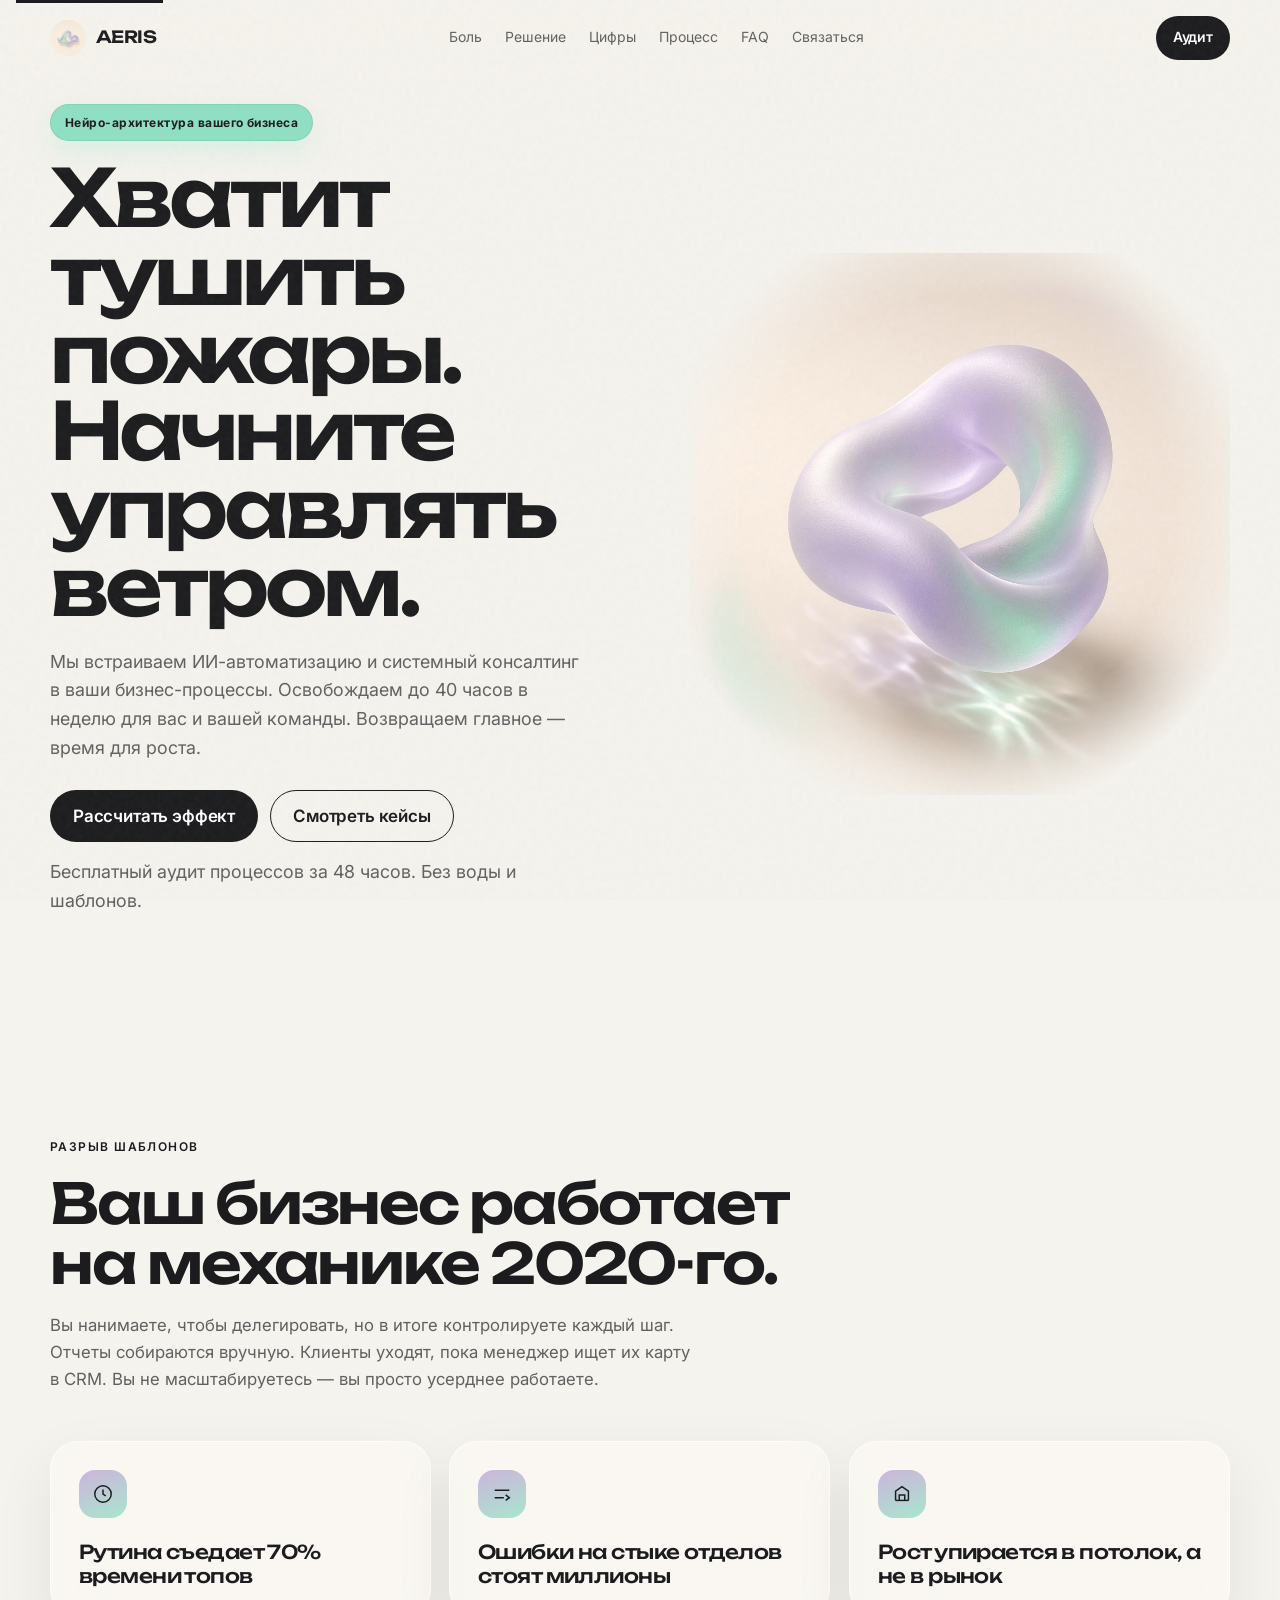
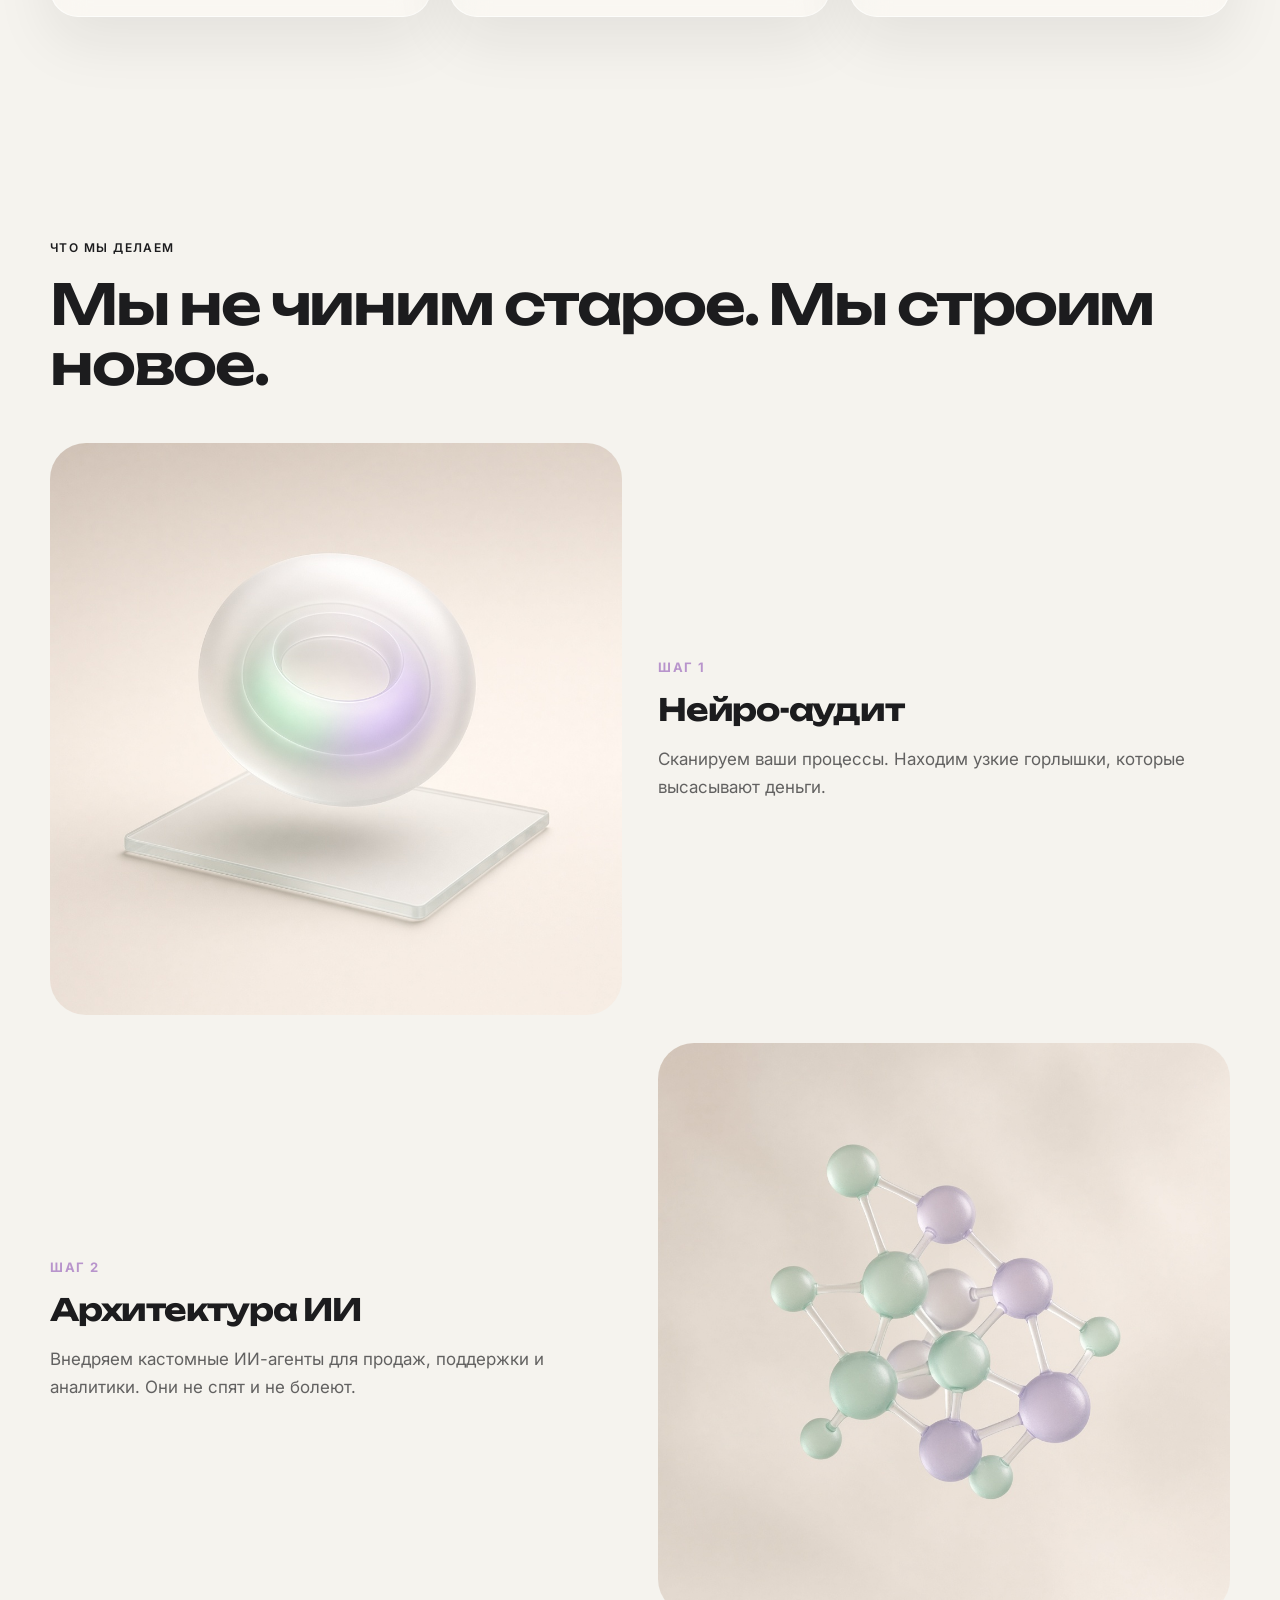
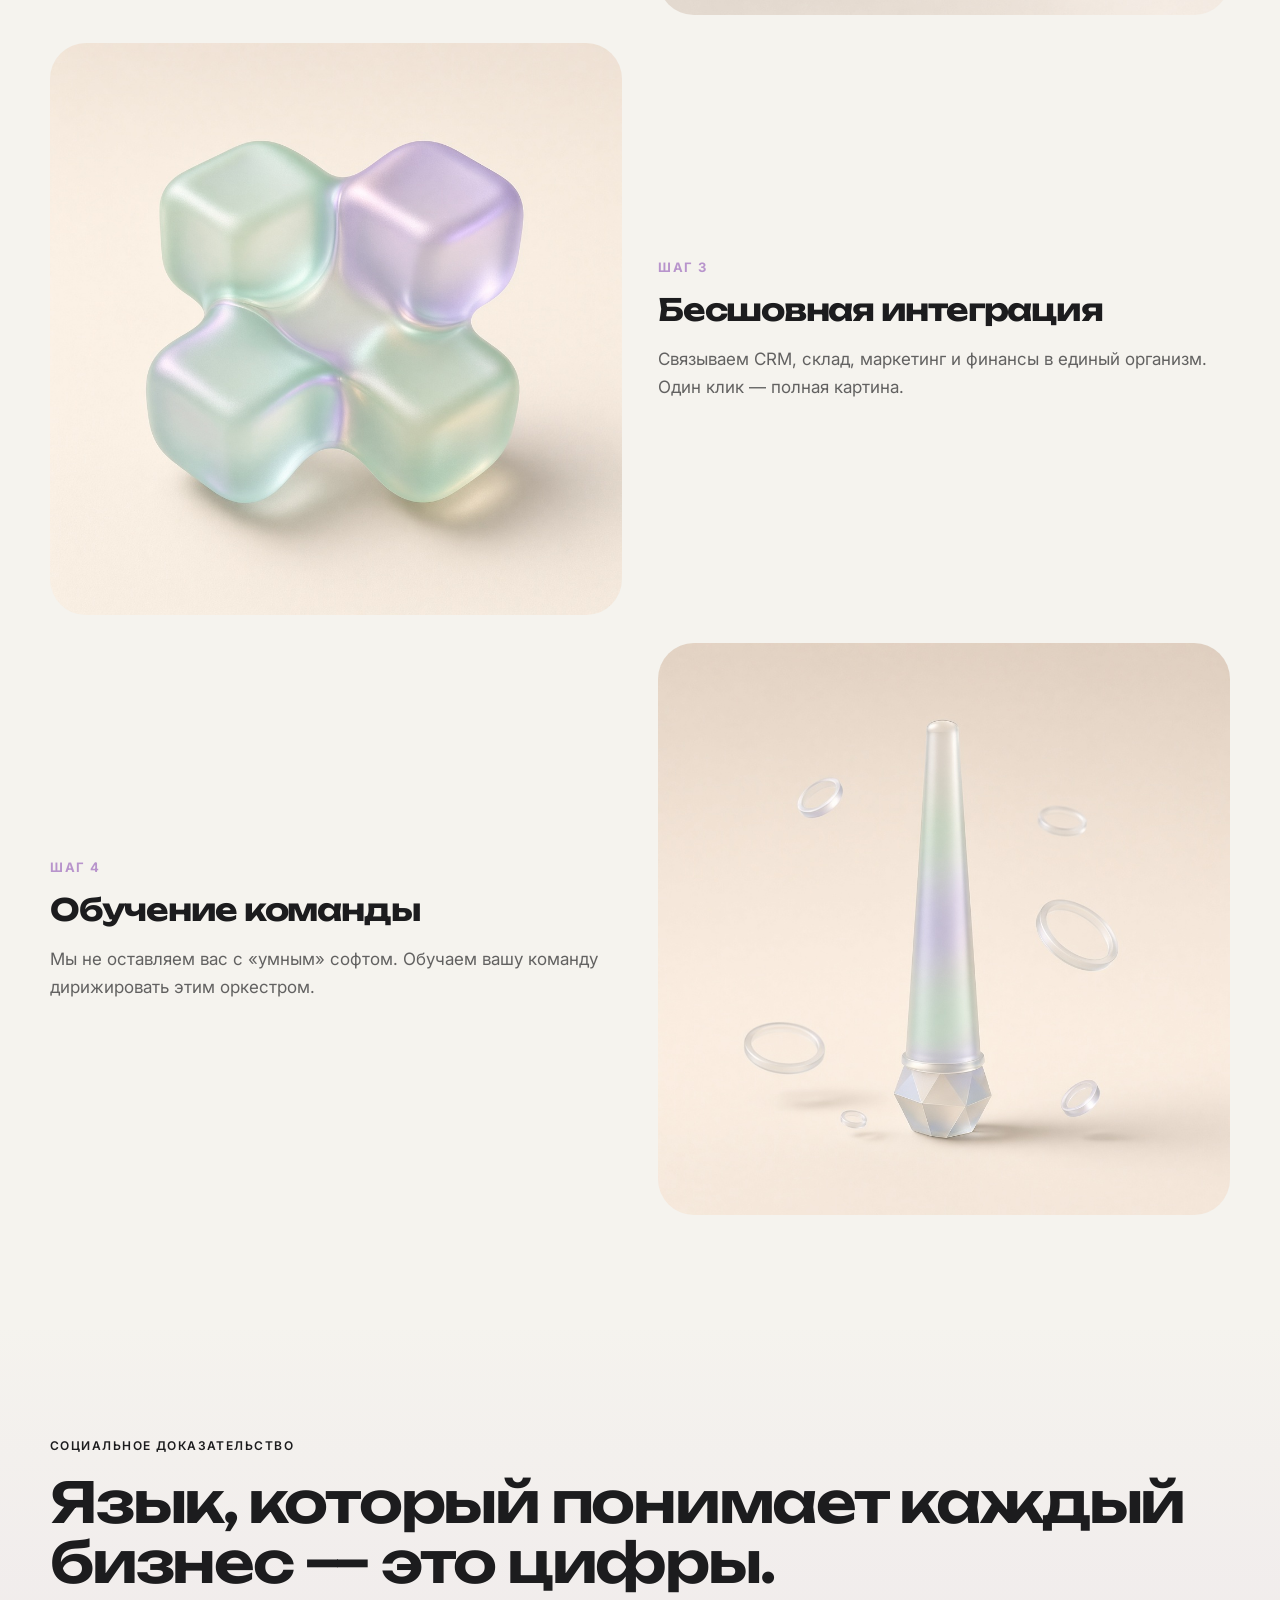
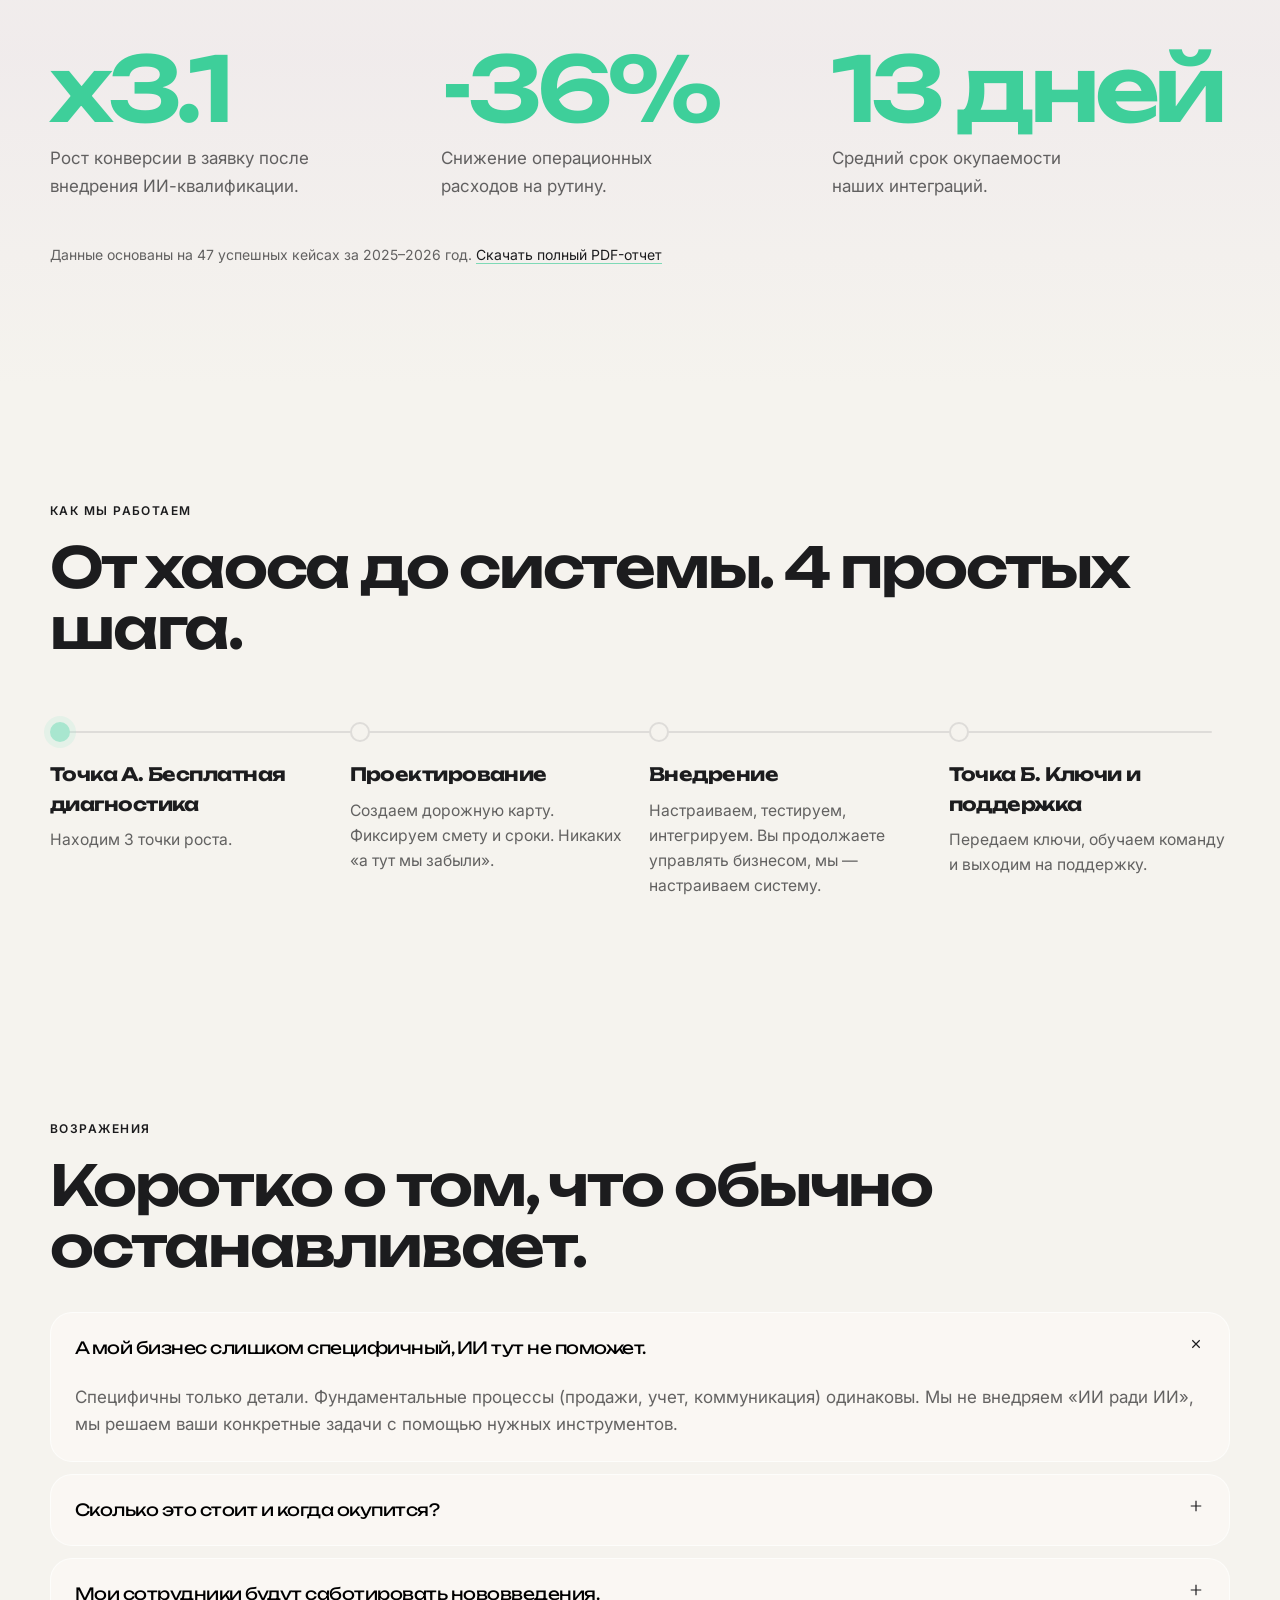
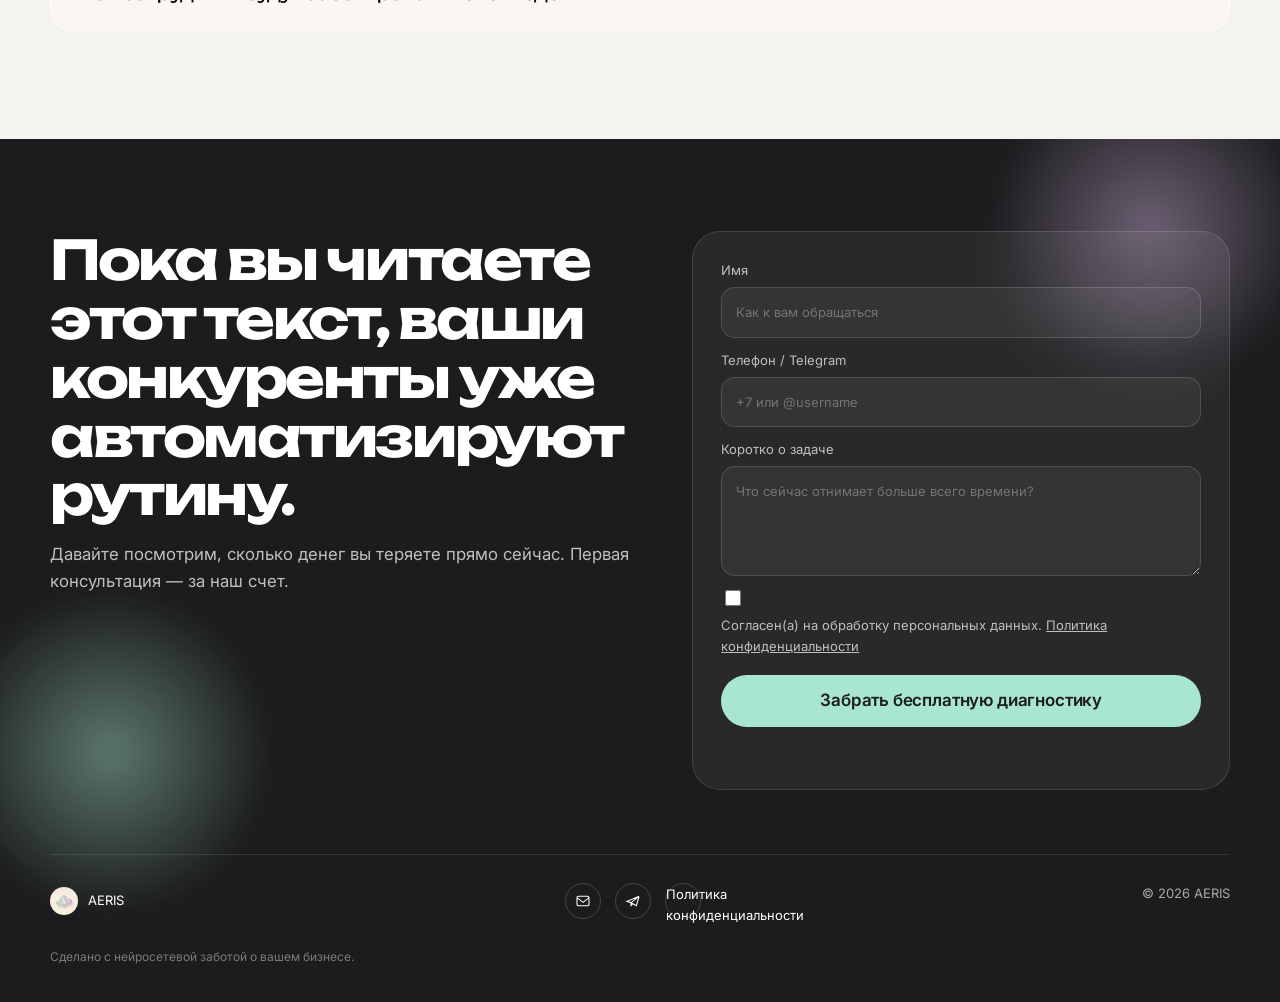
<file: index.html>
<!DOCTYPE html>
<html lang="ru">
<head>
  <meta charset="UTF-8">
  <meta name="viewport" content="width=device-width, initial-scale=1">
  <title>AERIS — нейро-архитектура вашего бизнеса</title>
  <meta name="description" content="ИИ-автоматизация и системный консалтинг. Освобождаем до 40 часов в неделю. Бесплатный аудит процессов за 48 часов.">
  <meta property="og:title" content="AERIS — хватит тушить пожары">
  <meta property="og:description" content="Встраиваем ИИ-автоматизацию в бизнес-процессы и возвращаем время для роста.">
  <meta property="og:image" content="assets/hero-glass.png">
  <link rel="icon" href="assets/logo-mark.png">
  <link rel="apple-touch-icon" href="assets/logo-mark.png">
  <link rel="preconnect" href="https://fonts.googleapis.com">
  <link rel="preconnect" href="https://fonts.gstatic.com" crossorigin>
  <link href="https://fonts.googleapis.com/css2?family=Inter:wght@400;500;600&family=Unbounded:wght@500;600&display=swap" rel="stylesheet">
  <link rel="preload" as="image" href="assets/hero-glass.png">
  <link rel="stylesheet" href="css/styles.css">
</head>
<body>
  <a class="skip-link" href="#main">К содержанию</a>
  <div class="grain" aria-hidden="true"></div>

  <header class="header">
    <div class="header-inner">
      <a class="logo" href="#top">
        <img src="assets/logo-mark.png" alt="">
        AERIS
      </a>
      <nav class="nav" aria-label="Основное меню">
        <a href="#pain">Боль</a>
        <a href="#solution">Решение</a>
        <a href="#stats">Цифры</a>
        <a href="#process">Процесс</a>
        <a href="#faq">FAQ</a>
        <a href="#contact">Связаться</a>
      </nav>
      <div class="header-cta">
        <a class="btn btn-primary" href="#contact"><span>Аудит</span></a>
        <button class="nav-toggle" type="button" aria-label="Меню" aria-expanded="false"><span></span></button>
      </div>
    </div>
  </header>

  <main id="main">
    <section class="wrap hero" id="top">
      <div class="hero-copy">
        <span class="badge">Нейро-архитектура вашего бизнеса</span>
        <h1>Хватит тушить пожары.<br>Начните управлять ветром.</h1>
        <p>Мы встраиваем ИИ-автоматизацию и системный консалтинг в ваши бизнес-процессы. Освобождаем до 40 часов в неделю для вас и вашей команды. Возвращаем главное — время для роста.</p>
        <div class="hero-actions">
          <button class="btn btn-primary" type="button" data-open="calc-modal"><span>Рассчитать эффект</span></button>
          <button class="btn btn-ghost" type="button" data-open="cases-modal">Смотреть кейсы</button>
        </div>
        <p class="hero-note">Бесплатный аудит процессов за 48 часов. Без воды и шаблонов.</p>
      </div>
      <div class="hero-visual" aria-hidden="true">
        <div class="orb"></div>
        <div class="orb-2"></div>
        <img src="assets/hero-glass.png" alt="3D-абстракция из матового стекла" width="720" height="720">
      </div>
    </section>

    <section class="section" id="pain">
      <div class="wrap">
        <div class="pain-head reveal">
          <span class="eyebrow">Разрыв шаблонов</span>
          <h2 class="section-title">Ваш бизнес работает на механике 2020-го.</h2>
          <p class="lead">Вы нанимаете, чтобы делегировать, но в итоге контролируете каждый шаг. Отчеты собираются вручную. Клиенты уходят, пока менеджер ищет их карту в CRM. Вы не масштабируетесь — вы просто усерднее работаете.</p>
        </div>
        <div class="cards">
          <article class="glass-card reveal" data-tilt>
            <div class="icon-blob" aria-hidden="true">
              <svg viewBox="0 0 24 24" fill="none" stroke="#1C1C1E" stroke-width="1.6"><circle cx="12" cy="12" r="9"/><path d="M12 7v5l3 2"/></svg>
            </div>
            <h3>Рутина съедает 70% времени топов</h3>
          </article>
          <article class="glass-card reveal" data-tilt>
            <div class="icon-blob" aria-hidden="true">
              <svg viewBox="0 0 24 24" fill="none" stroke="#1C1C1E" stroke-width="1.6"><path d="M4 8h16M4 16h10"/><path d="M16 13l4 3-4 3"/></svg>
            </div>
            <h3>Ошибки на стыке отделов стоят миллионы</h3>
          </article>
          <article class="glass-card reveal" data-tilt>
            <div class="icon-blob" aria-hidden="true">
              <svg viewBox="0 0 24 24" fill="none" stroke="#1C1C1E" stroke-width="1.6"><path d="M5 19V9l7-5 7 5v10"/><path d="M5 19h14"/><path d="M9 19v-6h6v6"/></svg>
            </div>
            <h3>Рост упирается в потолок, а не в рынок</h3>
          </article>
        </div>
      </div>
    </section>

    <section class="section" id="solution">
      <div class="wrap">
        <div class="reveal">
          <span class="eyebrow">Что мы делаем</span>
          <h2 class="section-title">Мы не чиним старое. Мы строим новое.</h2>
        </div>
        <div class="solution-grid">
          <article class="solution-row reveal">
            <div class="solution-visual"><img src="assets/step-audit.png" alt="Нейро-аудит" width="640" height="640" loading="lazy"></div>
            <div class="solution-copy">
              <div class="step-kicker">Шаг 1</div>
              <h3>Нейро-аудит</h3>
              <p>Сканируем ваши процессы. Находим узкие горлышки, которые высасывают деньги.</p>
            </div>
          </article>
          <article class="solution-row reveal">
            <div class="solution-visual"><img src="assets/step-ai.png" alt="Архитектура ИИ" width="640" height="640" loading="lazy"></div>
            <div class="solution-copy">
              <div class="step-kicker">Шаг 2</div>
              <h3>Архитектура ИИ</h3>
              <p>Внедряем кастомные ИИ-агенты для продаж, поддержки и аналитики. Они не спят и не болеют.</p>
            </div>
          </article>
          <article class="solution-row reveal">
            <div class="solution-visual"><img src="assets/step-integrate.png" alt="Бесшовная интеграция" width="640" height="640" loading="lazy"></div>
            <div class="solution-copy">
              <div class="step-kicker">Шаг 3</div>
              <h3>Бесшовная интеграция</h3>
              <p>Связываем CRM, склад, маркетинг и финансы в единый организм. Один клик — полная картина.</p>
            </div>
          </article>
          <article class="solution-row reveal">
            <div class="solution-visual"><img src="assets/step-train.png" alt="Обучение команды" width="640" height="640" loading="lazy"></div>
            <div class="solution-copy">
              <div class="step-kicker">Шаг 4</div>
              <h3>Обучение команды</h3>
              <p>Мы не оставляем вас с «умным» софтом. Обучаем вашу команду дирижировать этим оркестром.</p>
            </div>
          </article>
        </div>
      </div>
    </section>

    <section class="section stats" id="stats">
      <div class="wrap">
        <div class="reveal">
          <span class="eyebrow">Социальное доказательство</span>
          <h2 class="section-title">Язык, который понимает каждый бизнес — это цифры.</h2>
        </div>
        <div class="stats-grid">
          <div class="stat reveal">
            <b data-count="3.5" data-prefix="x">x3.5</b>
            <span>Рост конверсии в заявку после внедрения ИИ-квалификации.</span>
          </div>
          <div class="stat reveal">
            <b data-count="40" data-prefix="-" data-suffix="%">-40%</b>
            <span>Снижение операционных расходов на рутину.</span>
          </div>
          <div class="stat reveal">
            <b data-count="14" data-suffix=" дней">14 дней</b>
            <span>Средний срок окупаемости наших интеграций.</span>
          </div>
        </div>
        <p class="stats-note reveal">Данные основаны на 47 успешных кейсах за 2025–2026 год. <a href="report.html">Скачать полный PDF-отчет</a></p>
      </div>
    </section>

    <section class="section" id="process">
      <div class="wrap">
        <div class="reveal">
          <span class="eyebrow">Как мы работаем</span>
          <h2 class="section-title">От хаоса до системы. 4 простых шага.</h2>
        </div>
        <div class="process-track">
          <div class="process-line" aria-hidden="true"><div class="process-line-fill"></div></div>
          <article class="process-step">
            <span class="dot"></span>
            <h3>Точка А. Бесплатная диагностика</h3>
            <p>Находим 3 точки роста.</p>
          </article>
          <article class="process-step">
            <span class="dot"></span>
            <h3>Проектирование</h3>
            <p>Создаем дорожную карту. Фиксируем смету и сроки. Никаких «а тут мы забыли».</p>
          </article>
          <article class="process-step">
            <span class="dot"></span>
            <h3>Внедрение</h3>
            <p>Настраиваем, тестируем, интегрируем. Вы продолжаете управлять бизнесом, мы — настраиваем систему.</p>
          </article>
          <article class="process-step">
            <span class="dot"></span>
            <h3>Точка Б. Ключи и поддержка</h3>
            <p>Передаем ключи, обучаем команду и выходим на поддержку.</p>
          </article>
        </div>
      </div>
    </section>

    <section class="section" id="faq">
      <div class="wrap">
        <div class="reveal">
          <span class="eyebrow">Возражения</span>
          <h2 class="section-title">Коротко о том, что обычно останавливает.</h2>
        </div>
        <div class="faq-list">
          <article class="faq-item is-open">
            <button type="button" aria-expanded="true">
              А мой бизнес слишком специфичный, ИИ тут не поможет.
              <svg width="18" height="18" viewBox="0 0 24 24" fill="none" stroke="#1C1C1E" stroke-width="1.6"><path d="M12 5v14M5 12h14"/></svg>
            </button>
            <div class="answer">Специфичны только детали. Фундаментальные процессы (продажи, учет, коммуникация) одинаковы. Мы не внедряем «ИИ ради ИИ», мы решаем ваши конкретные задачи с помощью нужных инструментов.</div>
          </article>
          <article class="faq-item">
            <button type="button" aria-expanded="false">
              Сколько это стоит и когда окупится?
              <svg width="18" height="18" viewBox="0 0 24 24" fill="none" stroke="#1C1C1E" stroke-width="1.6"><path d="M12 5v14M5 12h14"/></svg>
            </button>
            <div class="answer">Стоимость зависит от масштаба. Но в 8 из 10 случаев система окупается в первые 30–45 дней за счет экономии фонда оплаты труда и роста конверсии.</div>
          </article>
          <article class="faq-item">
            <button type="button" aria-expanded="false">
              Мои сотрудники будут саботировать нововведения.
              <svg width="18" height="18" viewBox="0 0 24 24" fill="none" stroke="#1C1C1E" stroke-width="1.6"><path d="M12 5v14M5 12h14"/></svg>
            </button>
            <div class="answer">Мы закладываем Change Management (управление изменениями) в каждый проект. Мы показываем команде, как ИИ забирает их рутину, а не их работу.</div>
          </article>
        </div>
      </div>
    </section>

    <section class="cta-finale" id="contact">
      <div class="wrap cta-grid">
        <div>
          <h2>Пока вы читаете этот текст, ваши конкуренты уже автоматизируют рутину.</h2>
          <p class="lead">Давайте посмотрим, сколько денег вы теряете прямо сейчас. Первая консультация — за наш счет.</p>
        </div>
        <form class="form" id="lead-form">
          <label>Имя
            <input id="name" name="name" type="text" autocomplete="name" required placeholder="Как к вам обращаться">
          </label>
          <label>Телефон / Telegram
            <input id="lead-contact" name="contact" type="text" autocomplete="tel" required placeholder="+7 или @username">
          </label>
          <label>Коротко о задаче
            <textarea id="task" name="task" placeholder="Что сейчас отнимает больше всего времени?"></textarea>
          </label>
          <label class="consent">
            <input id="privacy" type="checkbox" required>
            <span>Согласен(а) на обработку персональных данных. <a href="privacy.html">Политика конфиденциальности</a></span>
          </label>
          <button class="btn btn-mint" id="submit-btn" type="submit">Забрать бесплатную диагностику</button>
          <div class="form-status" id="form-status" role="status"></div>
        </form>
      </div>
      <div class="wrap site-footer">
        <div class="footer-brand">
          <img src="assets/logo-mark.png" alt="">
          AERIS
        </div>
        <div class="socials">
          <a href="mailto:maria.zolotaya79@gmail.com" aria-label="Почта">
            <svg viewBox="0 0 24 24" fill="none" stroke="currentColor" stroke-width="1.6"><rect x="3" y="5" width="18" height="14" rx="2"/><path d="M3 7l9 7 9-7"/></svg>
          </a>
          <a href="https://t.me/" target="_blank" rel="noopener" aria-label="Telegram">
            <svg viewBox="0 0 24 24" fill="none" stroke="currentColor" stroke-width="1.6"><path d="M21 5L3 12.5l6 2M21 5l-4 14-8-4.5M21 5L9 14.5V19l2.2-2"/></svg>
          </a>
          <a href="privacy.html">Политика конфиденциальности</a>
        </div>
        <div>© 2026 AERIS</div>
        <div class="care">Сделано с нейросетевой заботой о вашем бизнесе.</div>
      </div>
    </section>
  </main>

  <div class="mobile-cta">
    <a class="btn btn-primary" href="#contact"><span>Бесплатный аудит</span></a>
  </div>

  <div class="modal" id="calc-modal" role="dialog" aria-modal="true" aria-labelledby="calc-title">
    <div class="modal-card">
      <button class="modal-close" type="button" data-close aria-label="Закрыть">×</button>
      <h3 id="calc-title">Рассчитать эффект</h3>
      <p>Оценка экономии на рутине. Не оферта — ориентир за 20 секунд.</p>
      <div class="calc-row">
        <label>Сотрудников, занятых рутиной <b id="people-val">8</b></label>
        <input id="people" type="range" min="1" max="40" value="8">
      </div>
      <div class="calc-row">
        <label>Часов рутины в неделю на человека <b id="hours-val">20</b></label>
        <input id="hours" type="range" min="4" max="40" value="20">
      </div>
      <div class="calc-row">
        <label>Стоимость часа <b id="rate-val">1 500 ₽</b></label>
        <input id="rate" type="range" min="500" max="6000" step="100" value="1500">
      </div>
      <div class="calc-result">
        <div><small>Свободных часов в неделю</small><b id="out-hours">0 ч</b></div>
        <div><small>Экономия в месяц</small><b id="out-money">0 ₽</b></div>
        <div><small>Окупаемость</small><b id="out-payback">14 дней</b></div>
      </div>
      <a class="btn btn-primary" href="#contact" data-close><span>Забрать бесплатную диагностику</span></a>
    </div>
  </div>

  <div class="modal" id="cases-modal" role="dialog" aria-modal="true" aria-labelledby="cases-title">
    <div class="modal-card">
      <button class="modal-close" type="button" data-close aria-label="Закрыть">×</button>
      <h3 id="cases-title">Кейсы</h3>
      <div class="cases">
        <article class="case">
          <b>Производство · 120 сотрудников</b>
          <p>ИИ-агент собрал отчётность из 4 систем. Рутина топов −18 часов в неделю. Ошибки на стыке склад/продажи −62%.</p>
        </article>
        <article class="case">
          <b>B2B-услуги · отдел продаж из 9 человек</b>
          <p>Квалификация лидов до первого звонка. Конверсия в заявку выросла в 3,5 раза за 6 недель.</p>
        </article>
        <article class="case">
          <b>E-commerce · поддержка 24/7</b>
          <p>Единый контур CRM + склад + финансы. Операционные расходы на рутину −40%. Окупаемость — 14 дней.</p>
        </article>
      </div>
    </div>
  </div>

  <script src="js/config.js"></script>
  <script src="js/main.js"></script>
</body>
</html>
</file>
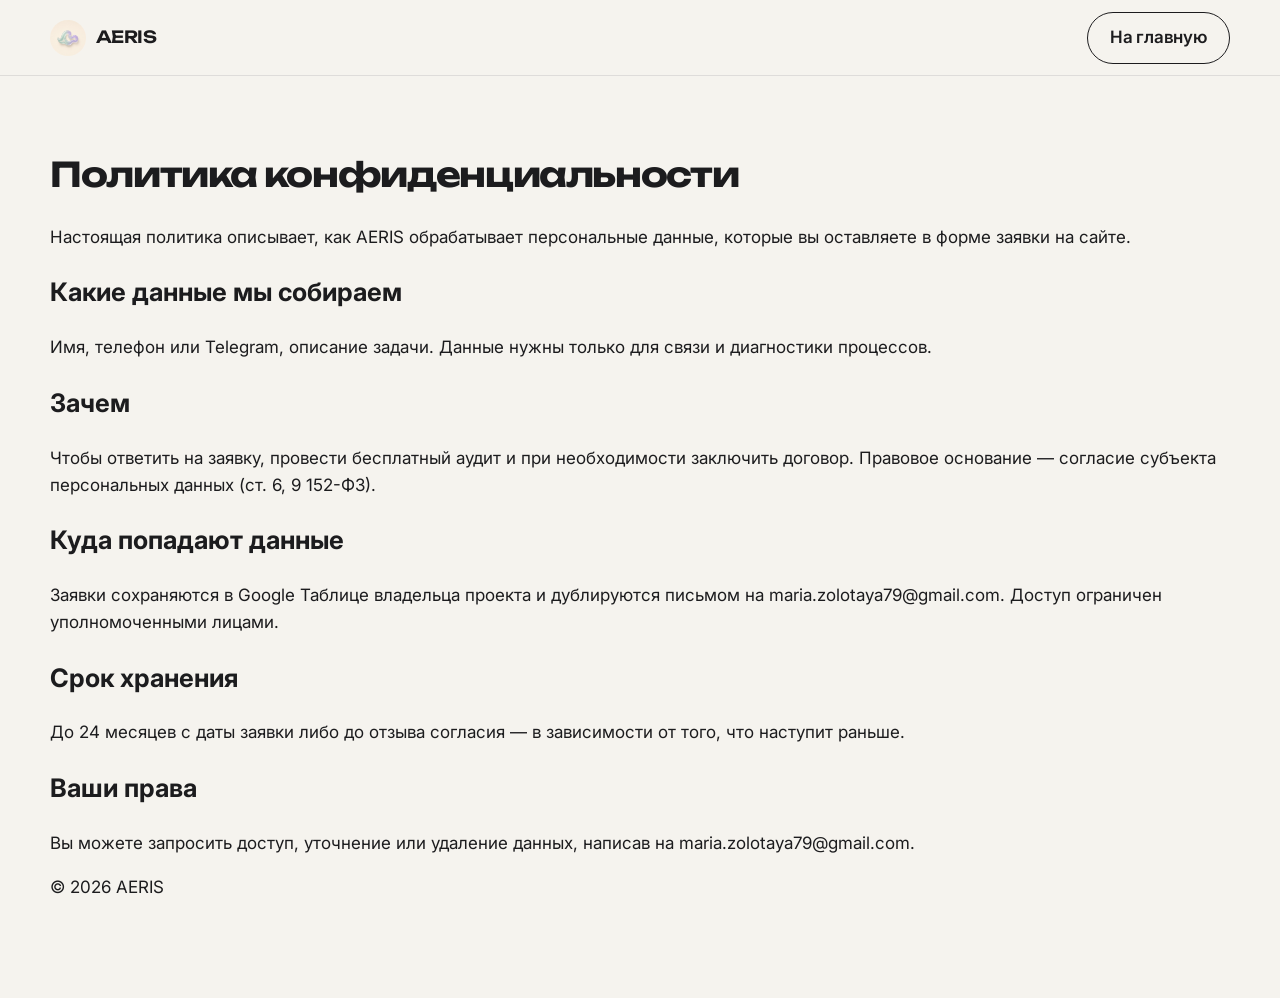
<file: privacy.html>
<!DOCTYPE html>
<html lang="ru">
<head>
  <meta charset="UTF-8">
  <meta name="viewport" content="width=device-width, initial-scale=1">
  <title>Политика конфиденциальности — AERIS</title>
  <link rel="icon" href="assets/logo-mark.png">
  <link rel="preconnect" href="https://fonts.googleapis.com">
  <link rel="preconnect" href="https://fonts.gstatic.com" crossorigin>
  <link href="https://fonts.googleapis.com/css2?family=Inter:wght@400;500;600&family=Unbounded:wght@500;600&display=swap" rel="stylesheet">
  <link rel="stylesheet" href="css/styles.css">
</head>
<body>
  <header class="header is-scrolled">
    <div class="header-inner">
      <a class="logo" href="index.html">
        <img src="assets/logo-mark.png" alt="">
        AERIS
      </a>
      <a class="btn btn-ghost" href="index.html">На главную</a>
    </div>
  </header>
  <main class="wrap legal">
    <h1>Политика конфиденциальности</h1>
    <p>Настоящая политика описывает, как AERIS обрабатывает персональные данные, которые вы оставляете в форме заявки на сайте.</p>
    <h2>Какие данные мы собираем</h2>
    <p>Имя, телефон или Telegram, описание задачи. Данные нужны только для связи и диагностики процессов.</p>
    <h2>Зачем</h2>
    <p>Чтобы ответить на заявку, провести бесплатный аудит и при необходимости заключить договор. Правовое основание — согласие субъекта персональных данных (ст. 6, 9 152-ФЗ).</p>
    <h2>Куда попадают данные</h2>
    <p>Заявки сохраняются в Google Таблице владельца проекта и дублируются письмом на maria.zolotaya79@gmail.com. Доступ ограничен уполномоченными лицами.</p>
    <h2>Срок хранения</h2>
    <p>До 24 месяцев с даты заявки либо до отзыва согласия — в зависимости от того, что наступит раньше.</p>
    <h2>Ваши права</h2>
    <p>Вы можете запросить доступ, уточнение или удаление данных, написав на maria.zolotaya79@gmail.com.</p>
    <p>© 2026 AERIS</p>
  </main>
</body>
</html>
</file>
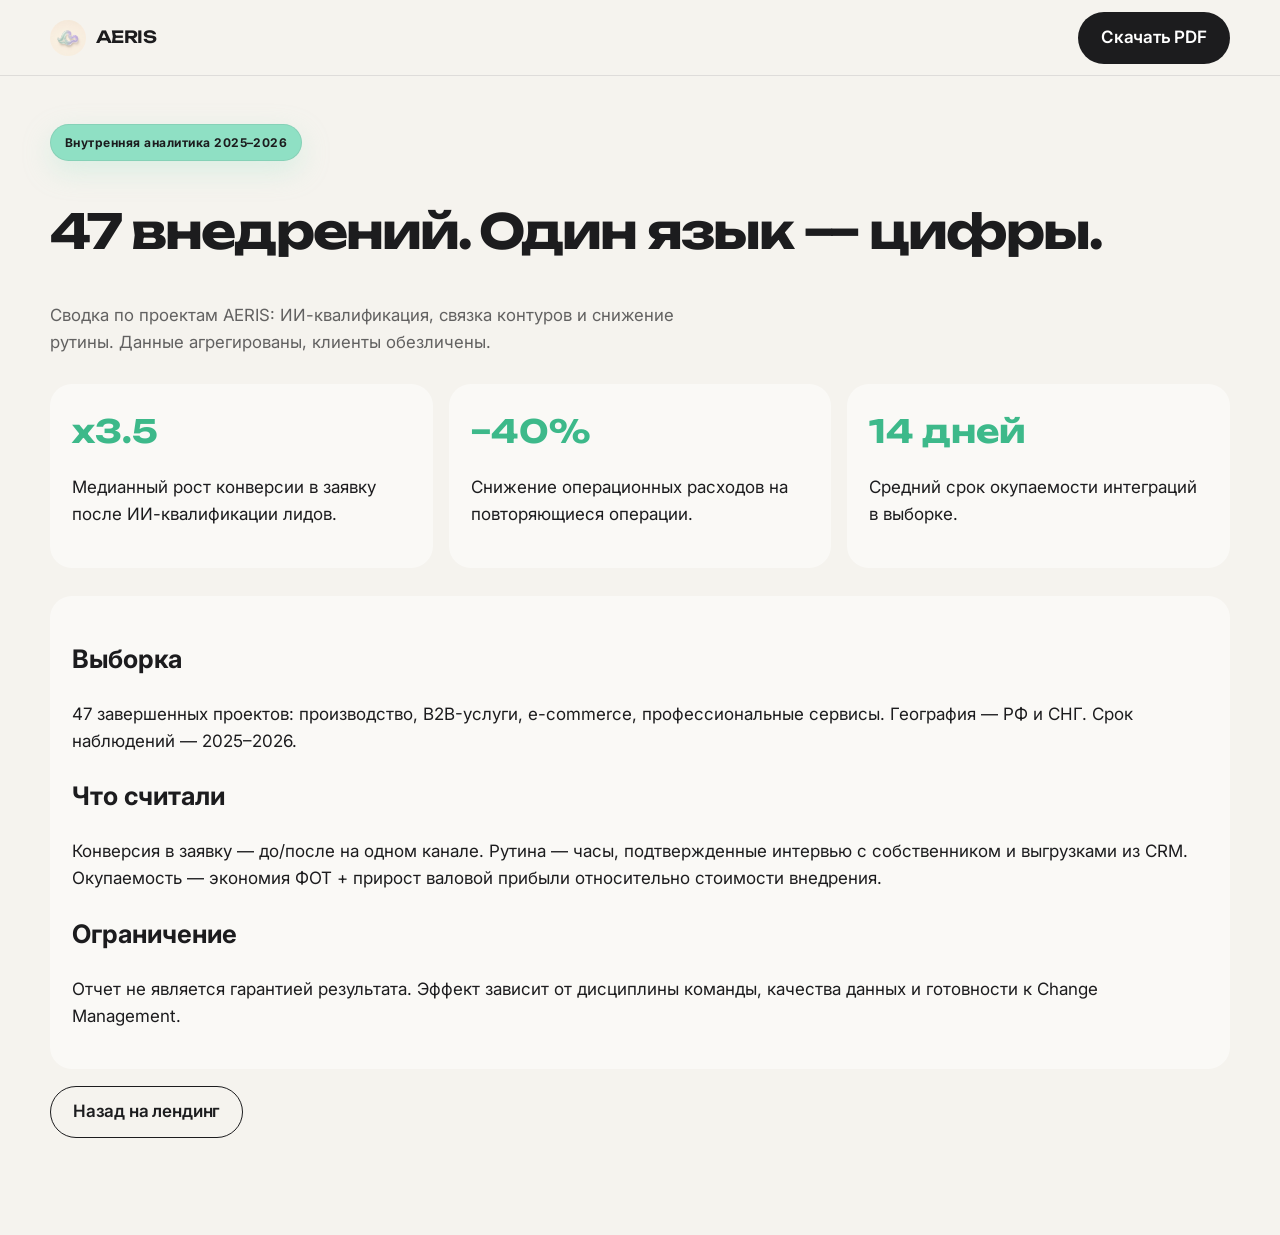
<file: report.html>
<!DOCTYPE html>
<html lang="ru">
<head>
  <meta charset="UTF-8">
  <meta name="viewport" content="width=device-width, initial-scale=1">
  <title>Отчет AERIS 2025–2026 — 47 кейсов</title>
  <link rel="icon" href="assets/logo-mark.png">
  <link rel="preconnect" href="https://fonts.googleapis.com">
  <link rel="preconnect" href="https://fonts.gstatic.com" crossorigin>
  <link href="https://fonts.googleapis.com/css2?family=Inter:wght@400;500;600&family=Unbounded:wght@500;600&display=swap" rel="stylesheet">
  <link rel="stylesheet" href="css/styles.css">
  <style>
    .report { padding: 48px 0 80px; }
    .report h1 { font-family: var(--font-display); letter-spacing: -0.04em; font-size: clamp(2rem, 4vw, 3rem); }
    .report-grid { display: grid; grid-template-columns: repeat(3, 1fr); gap: 16px; margin: 28px 0; }
    .report-grid article, .panel { background: rgba(255,255,255,.5); border-radius: 22px; padding: 22px; }
    .report-grid b { font-family: var(--font-display); font-size: 2rem; color: #3db98a; display: block; }
    @media print {
      .header, .no-print { display: none !important; }
      body { background: #fff; }
    }
    @media (max-width: 800px) { .report-grid { grid-template-columns: 1fr; } }
  </style>
</head>
<body>
  <header class="header is-scrolled no-print">
    <div class="header-inner">
      <a class="logo" href="index.html"><img src="assets/logo-mark.png" alt=""> AERIS</a>
      <button class="btn btn-primary" type="button" onclick="window.print()"><span>Скачать PDF</span></button>
    </div>
  </header>
  <main class="wrap report">
    <span class="badge">Внутренняя аналитика 2025–2026</span>
    <h1>47 внедрений. Один язык — цифры.</h1>
    <p class="lead">Сводка по проектам AERIS: ИИ-квалификация, связка контуров и снижение рутины. Данные агрегированы, клиенты обезличены.</p>
    <div class="report-grid">
      <article><b>x3.5</b><p>Медианный рост конверсии в заявку после ИИ-квалификации лидов.</p></article>
      <article><b>−40%</b><p>Снижение операционных расходов на повторяющиеся операции.</p></article>
      <article><b>14 дней</b><p>Средний срок окупаемости интеграций в выборке.</p></article>
    </div>
    <div class="panel">
      <h2>Выборка</h2>
      <p>47 завершенных проектов: производство, B2B-услуги, e-commerce, профессиональные сервисы. География — РФ и СНГ. Срок наблюдений — 2025–2026.</p>
      <h2>Что считали</h2>
      <p>Конверсия в заявку — до/после на одном канале. Рутина — часы, подтвержденные интервью с собственником и выгрузками из CRM. Окупаемость — экономия ФОТ + прирост валовой прибыли относительно стоимости внедрения.</p>
      <h2>Ограничение</h2>
      <p>Отчет не является гарантией результата. Эффект зависит от дисциплины команды, качества данных и готовности к Change Management.</p>
    </div>
    <p class="no-print"><a class="btn btn-ghost" href="index.html">Назад на лендинг</a></p>
  </main>
</body>
</html>
</file>
<file: css/styles.css>
:root {
  --oat: #f5f3ee;
  --oat-deep: #ece8df;
  --graphite: #1c1c1e;
  --graphite-soft: rgba(28, 28, 30, 0.68);
  --lavender: #cdb4db;
  --lavender-deep: #b894cc;
  --mint: #a8e6cf;
  --mint-deep: #7ed9b6;
  --white: #fffdf8;
  --line: rgba(28, 28, 30, 0.1);
  --glass: rgba(255, 253, 248, 0.46);
  --glass-border: rgba(255, 255, 255, 0.62);
  --shadow: 0 24px 60px rgba(28, 28, 30, 0.08);
  --radius: 28px;
  --header-h: 76px;
  --font-display: "Unbounded", system-ui, sans-serif;
  --font-body: "Inter", "SF Pro Text", "Segoe UI", sans-serif;
  --ease: cubic-bezier(0.22, 1, 0.36, 1);
}

*,
*::before,
*::after {
  box-sizing: border-box;
}

html {
  scroll-behavior: smooth;
}

html,
body {
  margin: 0;
  padding: 0;
}

body {
  font-family: var(--font-body);
  color: var(--graphite);
  background: var(--oat);
  line-height: 1.6;
  font-size: 17px;
  -webkit-font-smoothing: antialiased;
  overflow-x: hidden;
}

img {
  max-width: 100%;
  height: auto;
  display: block;
}

a {
  color: inherit;
  text-decoration: none;
}

button,
input,
textarea {
  font: inherit;
}

.skip-link {
  position: absolute;
  left: 16px;
  top: -40px;
  background: var(--graphite);
  color: #fff;
  padding: 8px 12px;
  z-index: 100;
}

.skip-link:focus {
  top: 12px;
}

.grain {
  pointer-events: none;
  position: fixed;
  inset: 0;
  z-index: 80;
  opacity: 0.045;
  background-image: url("data:image/svg+xml,%3Csvg viewBox='0 0 200 200' xmlns='http://www.w3.org/2000/svg'%3E%3Cfilter id='n'%3E%3CfeTurbulence type='fractalNoise' baseFrequency='.85' numOctaves='4' stitchTiles='stitch'/%3E%3C/filter%3E%3Crect width='100%25' height='100%25' filter='url(%23n)'/%3E%3C/svg%3E");
}

.wrap {
  width: min(1180px, calc(100% - 40px));
  margin: 0 auto;
}

.section {
  padding: 108px 0;
}

.eyebrow {
  display: inline-flex;
  align-items: center;
  gap: 8px;
  font-size: 12px;
  letter-spacing: 0.12em;
  text-transform: uppercase;
  font-weight: 600;
}

.badge {
  display: inline-flex;
  align-items: center;
  gap: 8px;
  background: #8fe0c4;
  color: var(--graphite);
  border-radius: 999px;
  padding: 8px 14px;
  font-size: 12px;
  font-weight: 700;
  letter-spacing: 0.04em;
  border: 1px solid rgba(28, 28, 30, 0.08);
  box-shadow: 0 10px 28px rgba(168, 230, 207, 0.35);
}

.section-title {
  font-family: var(--font-display);
  font-weight: 600;
  letter-spacing: -0.04em;
  line-height: 1.08;
  font-size: clamp(2rem, 4.6vw, 3.5rem);
  margin: 14px 0 18px;
}

.lead {
  max-width: 640px;
  color: var(--graphite-soft);
  font-size: 1.05rem;
  margin: 0;
}

.header {
  position: sticky;
  top: 0;
  z-index: 50;
  height: var(--header-h);
  display: flex;
  align-items: center;
  backdrop-filter: blur(18px) saturate(1.2);
  background: rgba(245, 243, 238, 0.72);
  border-bottom: 1px solid transparent;
  transition: border-color 0.3s var(--ease), background 0.3s;
}

.header.is-scrolled {
  border-bottom-color: var(--line);
  background: rgba(245, 243, 238, 0.88);
}

.header-inner {
  display: flex;
  align-items: center;
  justify-content: space-between;
  gap: 16px;
  width: min(1180px, calc(100% - 32px));
  margin: 0 auto;
  min-width: 0;
}

.logo {
  display: flex;
  align-items: center;
  gap: 10px;
  font-family: var(--font-display);
  font-weight: 600;
  letter-spacing: -0.03em;
  font-size: 1.05rem;
}

.logo img {
  width: 36px;
  height: 36px;
  border-radius: 50%;
  object-fit: cover;
}

.nav {
  display: flex;
  align-items: center;
  gap: clamp(12px, 1.8vw, 26px);
  min-width: 0;
}

.nav a {
  font-size: 14px;
  color: var(--graphite-soft);
  transition: color 0.2s;
}

.nav a:hover {
  color: var(--graphite);
}

.header-cta {
  display: flex;
  align-items: center;
  gap: 12px;
  flex: 0 0 auto;
}

.header-cta .btn {
  min-height: 44px;
  padding: 0 16px;
  font-size: 14px;
}

@media (max-width: 1180px) and (min-width: 1025px) {
  .nav {
    gap: 14px;
  }

  .nav a {
    font-size: 13px;
  }
}

.nav-toggle {
  display: none;
  width: 44px;
  height: 44px;
  border: 0;
  background: transparent;
  padding: 0;
  cursor: pointer;
}

.nav-toggle span,
.nav-toggle span::before,
.nav-toggle span::after {
  display: block;
  width: 20px;
  height: 1.5px;
  background: var(--graphite);
  position: relative;
  transition: 0.25s var(--ease);
}

.nav-toggle span::before,
.nav-toggle span::after {
  content: "";
  position: absolute;
  left: 0;
}

.nav-toggle span::before {
  top: -6px;
}

.nav-toggle span::after {
  top: 6px;
}

body.menu-open .nav-toggle span {
  background: transparent;
}

body.menu-open .nav-toggle span::before {
  top: 0;
  transform: rotate(45deg);
}

body.menu-open .nav-toggle span::after {
  top: 0;
  transform: rotate(-45deg);
}

.btn {
  display: inline-flex;
  align-items: center;
  justify-content: center;
  gap: 8px;
  min-height: 52px;
  padding: 0 22px;
  border-radius: 999px;
  border: 1px solid transparent;
  cursor: pointer;
  font-weight: 600;
  letter-spacing: -0.01em;
  transition: transform 0.25s var(--ease), box-shadow 0.25s, background 0.35s, color 0.35s, border-color 0.25s;
  white-space: nowrap;
}

.btn:active {
  transform: translateY(1px) scale(0.99);
}

.btn-primary {
  position: relative;
  overflow: hidden;
  background: var(--graphite);
  color: #fff;
  isolation: isolate;
}

.btn-primary::after {
  content: "";
  position: absolute;
  inset: 0;
  background: linear-gradient(135deg, var(--mint), #7ed9b6 55%, var(--lavender));
  opacity: 0;
  transition: opacity 0.45s var(--ease);
  z-index: -1;
}

.btn-primary:hover {
  color: var(--graphite);
}

.btn-primary:hover::after {
  opacity: 1;
}

.btn-ghost {
  background: transparent;
  border-color: var(--graphite);
  color: var(--graphite);
}

.btn-ghost:hover {
  background: rgba(28, 28, 30, 0.04);
}

.btn-mint {
  background: var(--mint);
  color: var(--graphite);
}

.btn-mint:hover {
  box-shadow: 0 0 0 7px rgba(168, 230, 207, 0.22), 0 14px 40px rgba(168, 230, 207, 0.38);
  animation: micro-vibe 0.42s var(--ease);
}

@keyframes micro-vibe {
  0%,
  100% {
    transform: translateX(0);
  }
  30% {
    transform: translateX(-1.5px) rotate(-0.4deg);
  }
  60% {
    transform: translateX(1.5px) rotate(0.4deg);
  }
}

.hero {
  display: grid;
  grid-template-columns: 1.05fr 0.95fr;
  gap: 40px;
  align-items: center;
  min-height: calc(100svh - var(--header-h));
  padding: 28px 0 80px;
}

.hero-copy h1 {
  font-family: var(--font-display);
  font-size: clamp(2.5rem, 6.2vw, 5.15rem);
  line-height: 0.98;
  letter-spacing: -0.05em;
  font-weight: 600;
  margin: 18px 0 22px;
}

.hero-copy p {
  max-width: 540px;
  color: var(--graphite-soft);
  font-size: clamp(1rem, 1.4vw, 1.15rem);
  margin: 0 0 28px;
}

.hero-actions {
  display: flex;
  flex-wrap: wrap;
  gap: 12px;
  margin-bottom: 16px;
}

.hero-note {
  font-size: 14px;
  color: var(--graphite-soft);
}

.hero-visual {
  position: relative;
  min-height: 420px;
}

.orb,
.orb-2 {
  position: absolute;
  border-radius: 50%;
  filter: blur(8px);
  animation: drift 9s ease-in-out infinite;
}

.orb {
  width: 280px;
  height: 280px;
  background: radial-gradient(circle at 30% 30%, var(--lavender), transparent 68%);
  right: 8%;
  top: 6%;
}

.orb-2 {
  width: 240px;
  height: 240px;
  background: radial-gradient(circle at 40% 40%, var(--mint), transparent 70%);
  left: 4%;
  bottom: 8%;
  animation-delay: -3s;
}

.hero-visual img {
  position: relative;
  z-index: 1;
  width: min(100%, 560px);
  margin: 0 auto;
  animation: float 7.5s ease-in-out infinite;
  filter: drop-shadow(0 30px 50px rgba(28, 28, 30, 0.12));
  mask-image: radial-gradient(circle at 50% 48%, #000 56%, transparent 78%);
  -webkit-mask-image: radial-gradient(circle at 50% 48%, #000 56%, transparent 78%);
}

@keyframes float {
  0%,
  100% {
    transform: translateY(0) rotate(-1deg);
  }
  50% {
    transform: translateY(-18px) rotate(2deg);
  }
}

@keyframes drift {
  0%,
  100% {
    transform: translate(0, 0) scale(1);
  }
  50% {
    transform: translate(12px, -16px) scale(1.08);
  }
}

.pain-head {
  max-width: 760px;
  margin-bottom: 48px;
}

.cards {
  display: grid;
  grid-template-columns: repeat(3, minmax(0, 1fr));
  gap: 18px;
  perspective: 900px;
}

.glass-card {
  background: var(--glass);
  border: 1px solid var(--glass-border);
  box-shadow: var(--shadow);
  backdrop-filter: blur(18px) saturate(1.25);
  border-radius: var(--radius);
  padding: 28px;
  transform-style: preserve-3d;
  transition: transform 0.12s linear, box-shadow 0.3s;
  will-change: transform;
}

.glass-card:hover {
  box-shadow: 0 28px 70px rgba(28, 28, 30, 0.12);
}

.icon-blob {
  width: 48px;
  height: 48px;
  border-radius: 16px;
  display: grid;
  place-items: center;
  margin-bottom: 22px;
  background: linear-gradient(160deg, var(--lavender), var(--mint));
}

.icon-blob svg {
  width: 22px;
  height: 22px;
}

.glass-card h3 {
  font-family: var(--font-display);
  font-size: 1.2rem;
  line-height: 1.25;
  letter-spacing: -0.03em;
  margin: 0;
  font-weight: 500;
}

.solution-grid {
  display: grid;
  gap: 28px;
  margin-top: 48px;
}

.solution-row {
  display: grid;
  grid-template-columns: 1fr 1fr;
  gap: 36px;
  align-items: center;
}

.solution-row:nth-child(even) .solution-visual {
  order: 2;
}

.solution-visual {
  position: relative;
  border-radius: 36px;
  overflow: hidden;
  background: linear-gradient(180deg, rgba(205, 180, 219, 0.18), rgba(168, 230, 207, 0.18));
}

.solution-visual img {
  width: 100%;
  aspect-ratio: 1;
  object-fit: cover;
}

.step-kicker {
  color: var(--lavender-deep);
  font-weight: 700;
  font-size: 13px;
  letter-spacing: 0.12em;
  text-transform: uppercase;
}

.solution-copy h3 {
  font-family: var(--font-display);
  font-size: clamp(1.5rem, 2.4vw, 2.1rem);
  letter-spacing: -0.04em;
  margin: 8px 0 12px;
}

.solution-copy p {
  color: var(--graphite-soft);
  margin: 0;
}

.stats {
  background: linear-gradient(180deg, transparent, rgba(205, 180, 219, 0.12), transparent);
}

.stats-grid {
  display: grid;
  grid-template-columns: repeat(3, 1fr);
  gap: 24px;
  margin-top: 48px;
}

.stat {
  padding: 8px 8px 8px 0;
}

.stat b {
  display: block;
  font-family: var(--font-display);
  font-size: clamp(3.2rem, 7vw, 5.6rem);
  color: #3ecf9a;
  letter-spacing: -0.06em;
  line-height: 0.9;
  font-weight: 600;
  white-space: nowrap;
}

.stat span {
  display: block;
  margin-top: 16px;
  max-width: 280px;
  color: var(--graphite-soft);
}

.stats-note {
  margin-top: 36px;
  font-size: 14px;
  color: var(--graphite-soft);
}

.stats-note a {
  color: var(--graphite);
  border-bottom: 1px solid var(--mint-deep);
}

.process-track {
  position: relative;
  margin-top: 56px;
  display: grid;
  grid-template-columns: repeat(4, 1fr);
  gap: 18px;
}

.process-line {
  position: absolute;
  left: 18px;
  right: 18px;
  top: 17px;
  height: 2px;
  background: var(--line);
  border-radius: 99px;
  overflow: hidden;
}

.process-line-fill {
  height: 100%;
  width: 0%;
  background: linear-gradient(90deg, var(--mint), var(--lavender));
  transition: width 0.12s linear;
}

.process-step {
  position: relative;
  padding-top: 46px;
}

.dot {
  position: absolute;
  top: 8px;
  left: 0;
  width: 20px;
  height: 20px;
  border-radius: 50%;
  background: var(--oat);
  border: 2px solid var(--line);
  z-index: 1;
  transition: background 0.3s, border-color 0.3s, box-shadow 0.3s;
}

.process-step.is-on .dot {
  background: var(--mint);
  border-color: var(--mint);
  box-shadow: 0 0 0 6px rgba(168, 230, 207, 0.22);
}

.process-step h3 {
  font-family: var(--font-display);
  font-size: 1.15rem;
  letter-spacing: -0.03em;
  margin: 0 0 8px;
}

.process-step p {
  margin: 0;
  color: var(--graphite-soft);
  font-size: 0.98rem;
}

.faq-list {
  margin-top: 36px;
  display: grid;
  gap: 12px;
}

.faq-item {
  background: var(--glass);
  border: 1px solid var(--glass-border);
  border-radius: 22px;
  overflow: hidden;
}

.faq-item button {
  width: 100%;
  text-align: left;
  background: transparent;
  border: 0;
  padding: 22px 24px;
  cursor: pointer;
  display: flex;
  justify-content: space-between;
  gap: 16px;
  font-family: var(--font-display);
  font-size: 1.05rem;
  letter-spacing: -0.03em;
}

.faq-item button svg {
  flex: 0 0 auto;
  transition: transform 0.3s var(--ease);
}

.faq-item.is-open button svg {
  transform: rotate(45deg);
}

.faq-item .answer {
  display: none;
  padding: 0 24px 22px;
  color: var(--graphite-soft);
}

.faq-item.is-open .answer {
  display: block;
}

.cta-finale {
  background: var(--graphite);
  color: #fff;
  padding: 92px 0 36px;
  position: relative;
  overflow: hidden;
}

.cta-finale::before,
.cta-finale::after {
  content: "";
  position: absolute;
  width: 340px;
  height: 340px;
  border-radius: 50%;
  filter: blur(10px);
  opacity: 0.45;
}

.cta-finale::before {
  background: radial-gradient(circle, var(--lavender), transparent 68%);
  top: -80px;
  right: -40px;
}

.cta-finale::after {
  background: radial-gradient(circle, var(--mint), transparent 68%);
  bottom: 80px;
  left: -60px;
}

.cta-grid {
  position: relative;
  z-index: 1;
  display: grid;
  grid-template-columns: 1.05fr 0.95fr;
  gap: 48px;
  align-items: start;
}

.cta-finale h2 {
  font-family: var(--font-display);
  font-size: clamp(2rem, 4.4vw, 3.4rem);
  letter-spacing: -0.045em;
  line-height: 1.08;
  margin: 0 0 16px;
}

.cta-finale .lead {
  color: rgba(255, 255, 255, 0.72);
}

.form {
  background: rgba(255, 255, 255, 0.06);
  border: 1px solid rgba(255, 255, 255, 0.12);
  backdrop-filter: blur(18px);
  border-radius: 28px;
  padding: 28px;
  display: grid;
  gap: 12px;
}

.form label {
  display: grid;
  gap: 6px;
  font-size: 13px;
  color: rgba(255, 255, 255, 0.7);
}

.form input,
.form textarea {
  width: 100%;
  border: 1px solid rgba(255, 255, 255, 0.14);
  background: rgba(255, 255, 255, 0.05);
  color: #fff;
  border-radius: 14px;
  padding: 14px 14px;
  outline: none;
}

.form input:focus,
.form textarea:focus {
  border-color: var(--mint);
  box-shadow: 0 0 0 4px rgba(168, 230, 207, 0.15);
}

.form textarea {
  min-height: 110px;
  resize: vertical;
}

.form .btn {
  width: 100%;
  margin-top: 6px;
}

.consent {
  display: flex;
  gap: 10px;
  align-items: flex-start;
  font-size: 12px;
  color: rgba(255, 255, 255, 0.62);
}

.consent input {
  width: 16px;
  height: 16px;
  margin-top: 2px;
  accent-color: var(--mint);
}

.consent a {
  text-decoration: underline;
}

.form-status {
  min-height: 22px;
  font-size: 14px;
  color: var(--mint);
}

.form-status.error {
  color: #ffb4b4;
}

.site-footer {
  position: relative;
  z-index: 1;
  margin-top: 64px;
  padding-top: 28px;
  border-top: 1px solid rgba(255, 255, 255, 0.1);
  display: flex;
  justify-content: space-between;
  gap: 20px;
  flex-wrap: wrap;
  color: rgba(255, 255, 255, 0.62);
  font-size: 13px;
}

.footer-brand {
  display: flex;
  align-items: center;
  gap: 10px;
  color: #fff;
}

.footer-brand img {
  width: 28px;
  height: 28px;
  border-radius: 50%;
}

.socials {
  display: flex;
  gap: 14px;
  align-items: center;
}

.socials a {
  width: 36px;
  height: 36px;
  display: grid;
  place-items: center;
  border: 1px solid rgba(255, 255, 255, 0.18);
  border-radius: 50%;
  color: #fff;
  transition: border-color 0.2s, background 0.2s;
}

.socials a:hover {
  border-color: var(--mint);
  background: rgba(168, 230, 207, 0.12);
}

.socials svg {
  width: 16px;
  height: 16px;
}

.care {
  width: 100%;
  margin-top: 8px;
  font-size: 12px;
  color: rgba(255, 255, 255, 0.42);
}

.mobile-cta {
  display: none;
}

.modal {
  position: fixed;
  inset: 0;
  z-index: 70;
  background: rgba(28, 28, 30, 0.42);
  backdrop-filter: blur(8px);
  display: none;
  place-items: center;
  padding: 24px;
}

.modal.is-open {
  display: grid;
}

.modal-card {
  width: min(720px, 100%);
  background: var(--oat);
  border-radius: 28px;
  padding: 28px;
  box-shadow: var(--shadow);
  max-height: min(88vh, 820px);
  overflow: auto;
}

.modal-card h3 {
  font-family: var(--font-display);
  letter-spacing: -0.04em;
  font-size: 1.7rem;
  margin: 0 0 8px;
}

.modal-close {
  float: right;
  border: 0;
  background: transparent;
  font-size: 24px;
  cursor: pointer;
  line-height: 1;
}

.calc-row {
  margin: 18px 0;
}

.calc-row label {
  display: flex;
  justify-content: space-between;
  font-size: 14px;
  margin-bottom: 8px;
}

.calc-row input[type="range"] {
  width: 100%;
  accent-color: var(--mint-deep);
}

.calc-result {
  display: grid;
  grid-template-columns: repeat(3, 1fr);
  gap: 10px;
  margin: 22px 0;
}

.calc-result div {
  background: rgba(255, 255, 255, 0.5);
  border-radius: 18px;
  padding: 14px;
}

.calc-result b {
  display: block;
  font-family: var(--font-display);
  font-size: 1.4rem;
  color: #3db98a;
}

.cases {
  display: grid;
  gap: 12px;
  margin-top: 16px;
}

.case {
  background: rgba(255, 255, 255, 0.48);
  border-radius: 18px;
  padding: 16px 18px;
}

.case b {
  font-family: var(--font-display);
}

.legal {
  padding: 48px 0 80px;
}

.legal h1 {
  font-family: var(--font-display);
  letter-spacing: -0.04em;
}

.reveal {
  opacity: 0;
  transform: translateY(22px);
  transition: opacity 0.8s var(--ease), transform 0.8s var(--ease);
}

.reveal.in {
  opacity: 1;
  transform: none;
}

@media (max-width: 1024px) {
  .hero,
  .solution-row,
  .cta-grid,
  .stats-grid,
  .cards {
    grid-template-columns: 1fr;
  }

  .solution-row:nth-child(even) .solution-visual {
    order: 0;
  }

  .hero {
    min-height: auto;
    padding-top: 18px;
  }

  .hero-visual {
    min-height: 280px;
    order: -1;
  }

  .nav,
  .header-cta .btn {
    display: none;
  }

  .nav-toggle {
    display: grid;
    place-items: center;
  }

  body.menu-open .nav {
    display: flex;
    position: fixed;
    inset: var(--header-h) 0 0 0;
    background: rgba(245, 243, 238, 0.96);
    flex-direction: column;
    align-items: flex-start;
    padding: 28px;
    gap: 22px;
    z-index: 40;
  }

  body.menu-open .nav a {
    font-size: 1.4rem;
    font-family: var(--font-display);
    color: var(--graphite);
  }

  .process-track {
    grid-template-columns: 1fr;
    padding-left: 18px;
  }

  .process-line {
    left: 8px;
    right: auto;
    top: 0;
    bottom: 0;
    width: 2px;
    height: auto;
  }

  .process-line-fill {
    width: 100%;
    height: 0%;
    background: linear-gradient(180deg, var(--mint), var(--lavender));
    transition: height 0.12s linear;
  }

  .process-step {
    padding-top: 0;
    padding-left: 28px;
    padding-bottom: 22px;
  }

  .dot {
    left: 0;
    top: 4px;
  }

  body {
    padding-bottom: 88px;
  }

  .mobile-cta {
    display: block;
    position: fixed;
    left: 16px;
    right: 16px;
    bottom: calc(16px + env(safe-area-inset-bottom));
    z-index: 45;
  }

  .mobile-cta .btn {
    width: 100%;
    box-shadow: 0 12px 30px rgba(28, 28, 30, 0.18);
  }

  .calc-result {
    grid-template-columns: 1fr;
  }

  .section {
    padding: 76px 0;
  }
}

@media (max-width: 640px) {
  body {
    font-size: 16px;
  }

  .wrap,
  .header-inner {
    width: min(1180px, calc(100% - 28px));
  }

  .btn {
    min-height: 48px;
    padding: 0 16px;
  }

  .hero-actions .btn {
    width: 100%;
  }

  .form {
    padding: 20px;
  }
}

@media (prefers-reduced-motion: reduce) {
  *,
  *::before,
  *::after {
    animation: none !important;
    transition: none !important;
  }
}
</file>
